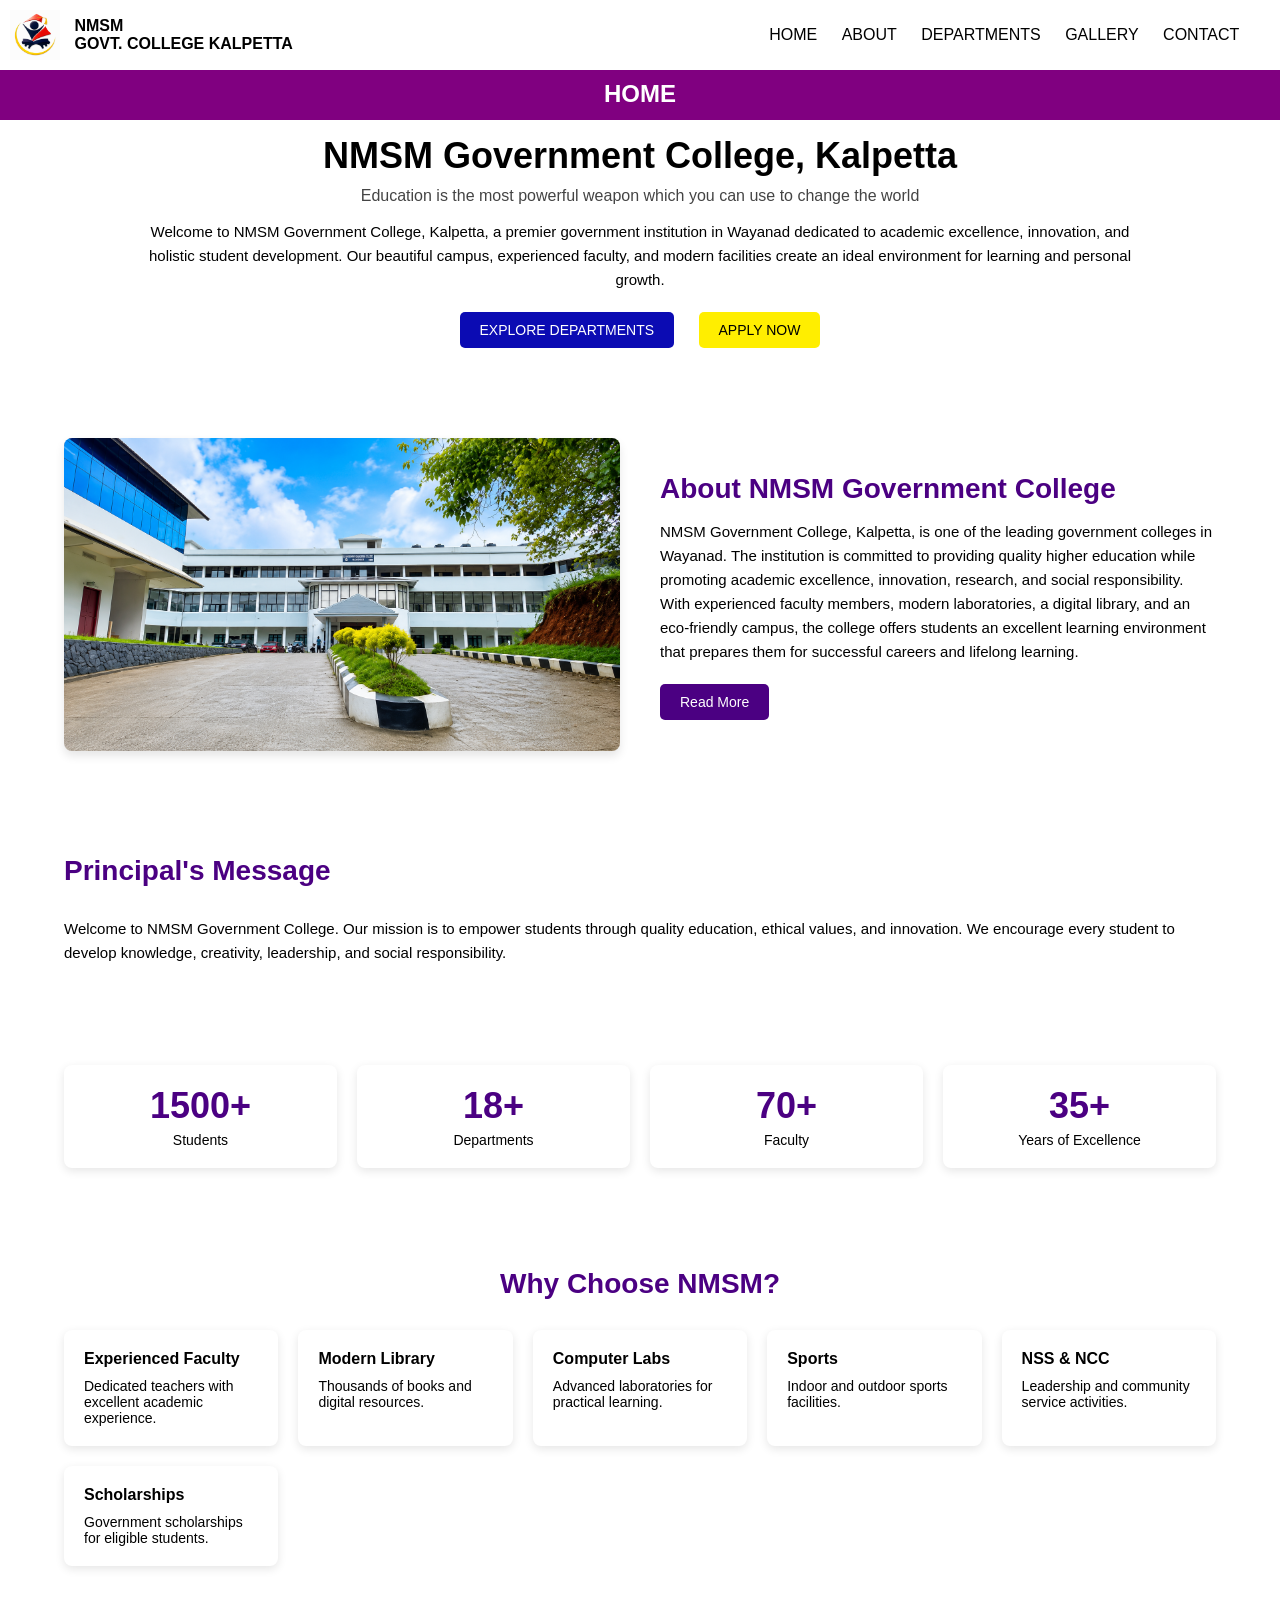
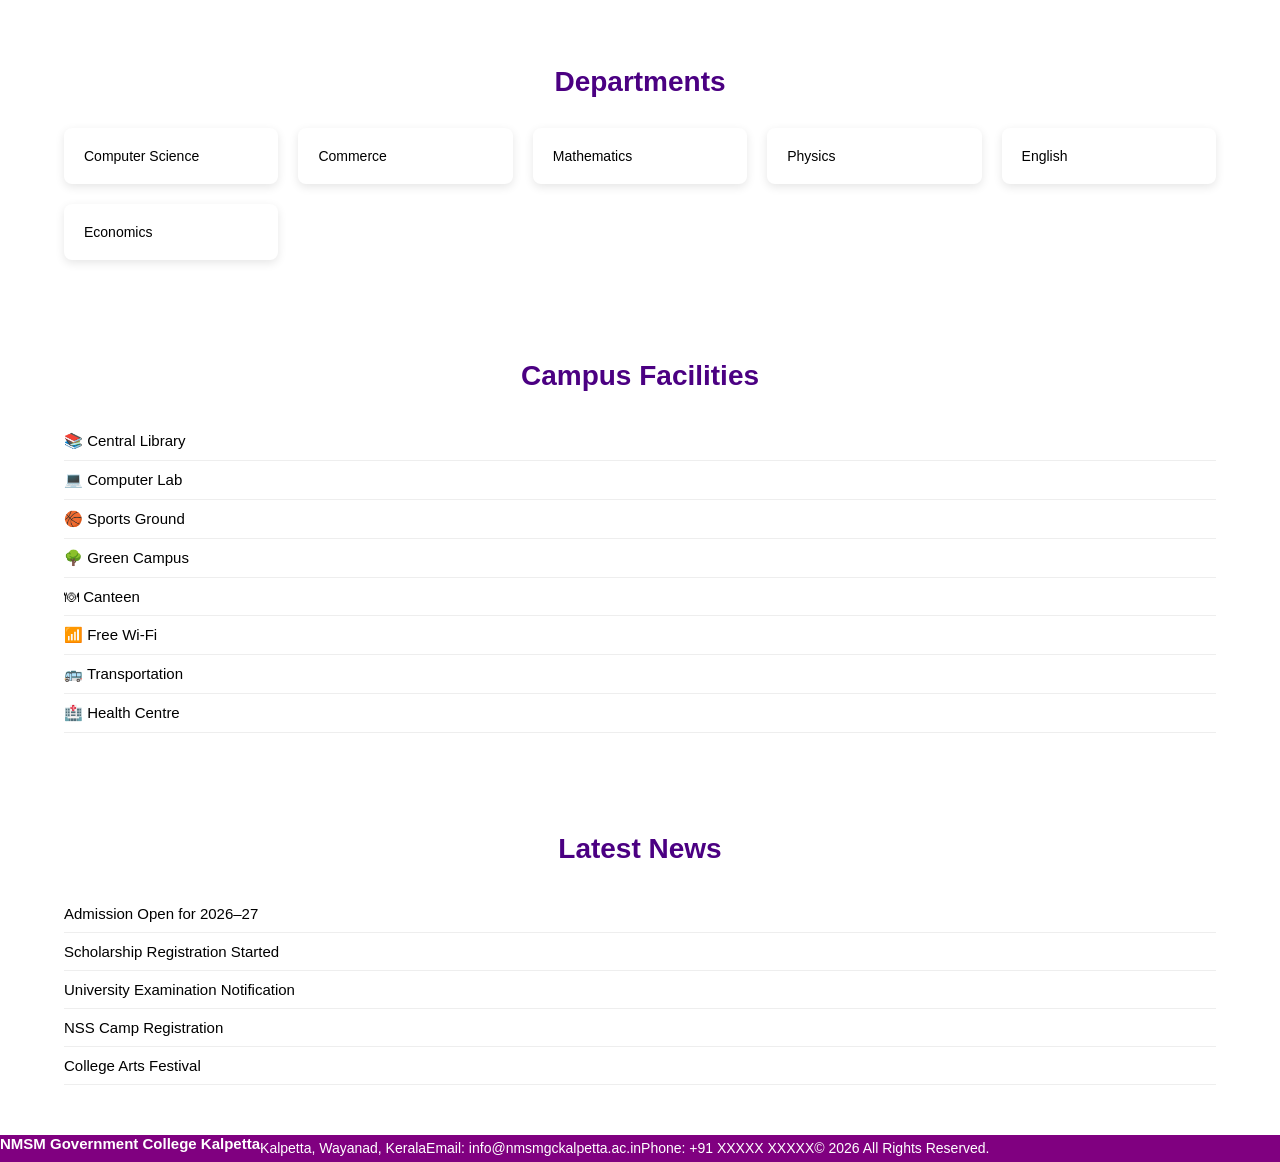
<file: index.html>
<!DOCTYPE html>
<html lang="en">

<head>
    <meta charset="utf-8">
    <meta http-equiv="X-UA-Compatible" content="IE=edge">
    <title>N.M.S.M GOVT. COLLEGE KALPETTA</title>
    <meta name="viewport" content="width=device-width, initial-scale=1">
    <link rel="stylesheet" type="text/css" media="screen" href="css/home.css">
</head>

<body>
    <!-- Top Hero Section (Navigation and Intro) -->
    <div class="hero">
        <div class="bar">
            <div class="nav">
                <nav>
                    <div class="logo-container">
                        <img src="image/logo.png" width="60" height="60" alt="NMSM Logo">
                        <p>NMSM<br>GOVT. COLLEGE KALPETTA</p>
                    </div>
                    <ul>
                        <li><a href="index.html">Home</a></li>
                        <li><a href="about.html">About</a></li>
                        <li><a href="departments.html">Departments</a></li>
                        <li><a href="gallery.html">Gallery</a></li>
                        <li><a href="contact.html">Contact</a></li>
                    </ul>
                </nav>
            </div>
        </div>

        <div class="heading-one">
            <header>
                <h1>home</h1>
            </header>
        </div>

        <div class="text">
            <div class="hero-text">
                <h1>NMSM Government College, Kalpetta</h1>
                <p>Education is the most powerful weapon which you can use to change the world</p>
            </div>
            <div class="mid">
                <p>
                    Welcome to NMSM Government College, Kalpetta, a premier government institution in Wayanad dedicated
                    to
                    academic excellence, innovation, and holistic student development. Our beautiful campus, experienced
                    faculty, and modern facilities create an ideal environment for learning and personal growth.
                </p>
            </div>
        </div>

        <div class="button-group">
            <button type="button" class="button-one" onclick="window.location.href='departments.html'">
                explore departments
            </button>
            <button type="button" class="button-two" onclick="window.location.href='admission.html'">
                apply now
            </button>
        </div>
    </div>
    <div class="section about">
        <div class="image">
            <img src="image/ChatGPT Image Jul 15, 2026, 09_56_19 PM.png" alt="About College">
        </div>
        <div class="content">
            <h2>About NMSM Government College</h2>
            <p>
                NMSM Government College, Kalpetta, is one of the leading government colleges in Wayanad. The institution
                is committed to providing quality higher education while promoting academic excellence, innovation,
                research, and social responsibility. With experienced faculty members, modern laboratories, a digital
                library, and an eco-friendly campus, the college offers students an excellent learning environment that
                prepares them for successful careers and lifelong learning.
            </p>
            <a href="about.html">Read More</a>
        </div>
    </div>
    <div class="section principal">
        <div>
            <h2>Principal's Message</h2>
            <p>
                Welcome to NMSM Government College. Our mission is to empower students through quality education,
                ethical values, and innovation. We encourage every student to develop knowledge, creativity, leadership,
                and social responsibility.
            </p>
        </div>
    </div>
    <div class="section highlight">
        <div class="box">
            <h1>1500+</h1>
            <p>Students</p>
        </div>
        <div class="box">
            <h1>18+</h1>
            <p>Departments</p>
        </div>
        <div class="box">
            <h1>70+</h1>
            <p>Faculty</p>
        </div>
        <div class="box">
            <h1>35+</h1>
            <p>Years of Excellence</p>
        </div>
    </div>
    <div class="section">
        <h2>Why Choose NMSM?</h2>
        <div class="cards">
            <div class="card">
                <h3>Experienced Faculty</h3>
                <p>Dedicated teachers with excellent academic experience.</p>
            </div>
            <div class="card">
                <h3>Modern Library</h3>
                <p>Thousands of books and digital resources.</p>
            </div>
            <div class="card">
                <h3>Computer Labs</h3>
                <p>Advanced laboratories for practical learning.</p>
            </div>
            <div class="card">
                <h3>Sports</h3>
                <p>Indoor and outdoor sports facilities.</p>
            </div>
            <div class="card">
                <h3>NSS & NCC</h3>
                <p>Leadership and community service activities.</p>
            </div>
            <div class="card">
                <h3>Scholarships</h3>
                <p>Government scholarships for eligible students.</p>
            </div>
        </div>
    </div>
    <div class="section">
        <h2>Departments</h2>
        <div class="cards">
            <div class="card">Computer Science</div>
            <div class="card">Commerce</div>
            <div class="card">Mathematics</div>
            <div class="card">Physics</div>
            <div class="card">English</div>
            <div class="card">Economics</div>
        </div>
    </div>
    <div class="section">
        <h2>Campus Facilities</h2>
        <ul>
            <li>📚 Central Library</li>
            <li>💻 Computer Lab</li>
            <li>🏀 Sports Ground</li>
            <li>🌳 Green Campus</li>
            <li>🍽 Canteen</li>
            <li>📶 Free Wi-Fi</li>
            <li>🚌 Transportation</li>
            <li>🏥 Health Centre</li>
        </ul>
    </div>
    <div class="section">
        <h2>Latest News</h2>
        <ul>
            <li>Admission Open for 2026–27</li>
            <li>Scholarship Registration Started</li>
            <li>University Examination Notification</li>
            <li>NSS Camp Registration</li>
            <li>College Arts Festival</li>
        </ul>
    </div>

    <footer>
        <h2>NMSM Government College Kalpetta</h2>
        <p>Kalpetta, Wayanad, Kerala</p>
        <p>Email: info@nmsmgckalpetta.ac.in</p>
        <p>Phone: +91 XXXXX XXXXX</p>
        <p>© 2026 All Rights Reserved.</p>
    </footer>
</body>

</html>
</file>
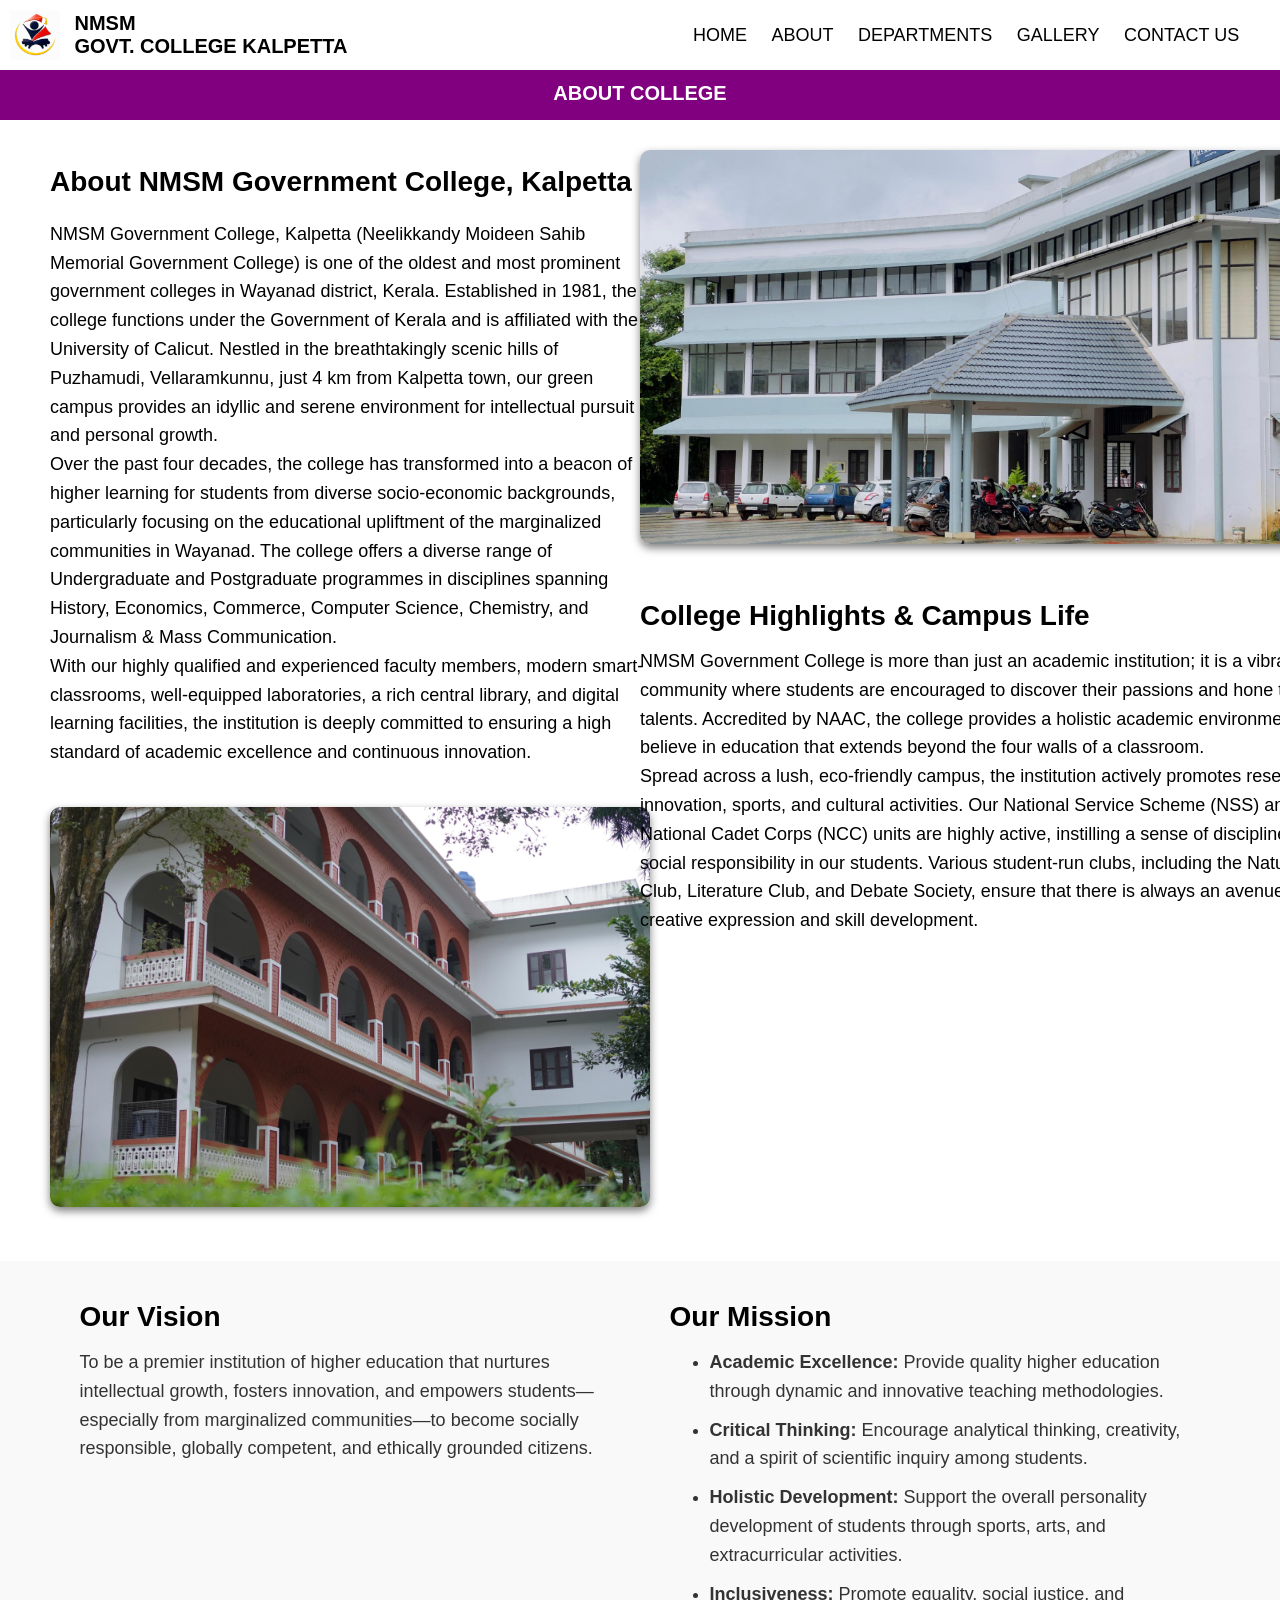
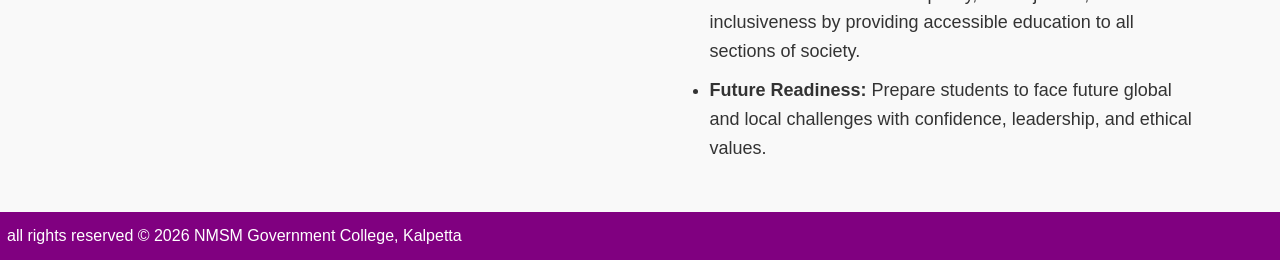
<file: about.html>
<!DOCTYPE html>
<html>

<head>
    <title>About</title>
    <meta name='viewport' content='width=device-width, initial-scale=1'>
    <link rel='stylesheet' href='css/about.css'>
</head>

<body>
    <div class="hero">
        <div class="bar">
            <div class="nav">
                <nav>
                    <div class="logo-container">
                        <img src="image/logo.png" width="50" height="50">
                        <p>NMSM<br> govt. COLLEGE KALPETTA</p>
                    </div>
                    <ul>
                        <li>
                            <a href="index.html">home</a>
                        </li>
                        <li>
                            <a href="about.html">About</a>
                        </li>
                        <li>
                            <a href="departments.html">departments</a>
                        </li>
                        <li>
                            <a href="gallery.html">Gallery</a>
                        </li>
                        <li>
                            <a href="contact.html">Contact us</a>
                        </li>
                    </ul>
                </nav>
            </div>
        </div>
        <div class="heading">
            <header>
                <h1>about college</h1>
            </header>
        </div>
        <div class="image_one">
            <img src="image/image.1.jpg">
        </div>
        <div class="about">
            <header>
                <h2>About NMSM Government College, Kalpetta</h2>
            </header>
            <p>
                NMSM Government College, Kalpetta (Neelikkandy Moideen Sahib Memorial Government College) is one of the
                oldest and most prominent government colleges in Wayanad district, Kerala. Established in 1981, the
                college functions under the Government of Kerala and is affiliated with the University of Calicut.
                Nestled in the breathtakingly scenic hills of Puzhamudi, Vellaramkunnu, just 4 km from Kalpetta town,
                our green campus provides an idyllic and serene environment for intellectual pursuit and personal
                growth.
            </p>
            <p>
                Over the past four decades, the college has transformed into a beacon of higher learning for students
                from diverse socio-economic backgrounds, particularly focusing on the educational upliftment of the
                marginalized communities in Wayanad. The college offers a diverse range of Undergraduate and
                Postgraduate
                programmes in disciplines spanning History, Economics, Commerce, Computer Science, Chemistry, and
                Journalism & Mass Communication.
            </p>
            <p>
                With our highly qualified and experienced faculty members, modern smart-classrooms, well-equipped
                laboratories, a rich central library, and digital learning facilities, the institution is deeply
                committed to ensuring a high standard of academic excellence and continuous innovation.
            </p>
        </div>
        <div class="image_two">
            <img src="image/image2.jpg" alt="Campus Life">
        </div>
        <div class="about_two">
            <h1>College Highlights & Campus Life</h1>
            <p>
                NMSM Government College is more than just an academic institution; it is a vibrant community where
                students are encouraged to discover their passions and hone their talents. Accredited by NAAC, the
                college provides a holistic academic environment. We believe in education that extends beyond the four
                walls of a classroom.
            </p>
            <p>
                Spread across a lush, eco-friendly campus, the institution actively promotes research, innovation,
                sports, and cultural activities. Our National Service Scheme (NSS) and National Cadet Corps (NCC) units
                are highly active, instilling a sense of discipline and social responsibility in our students. Various
                student-run clubs, including the Nature Club, Literature Club, and Debate Society, ensure that there
                is always an avenue for creative expression and skill development.
            </p>
        </div>

        <section class="vision-mission">
            <div class="vision">
                <h2>Our Vision</h2>
                <p>
                    To be a premier institution of higher education that nurtures intellectual growth, fosters
                    innovation,
                    and empowers students—especially from marginalized communities—to become socially responsible,
                    globally competent, and ethically grounded citizens.
                </p>
            </div>

            <div class="mission">
                <h2>Our Mission</h2>
                <ul>
                    <li><strong>Academic Excellence:</strong> Provide quality higher education through dynamic and
                        innovative teaching methodologies.</li>
                    <li><strong>Critical Thinking:</strong> Encourage analytical thinking, creativity, and a spirit of
                        scientific inquiry among students.</li>
                    <li><strong>Holistic Development:</strong> Support the overall personality development of students
                        through sports, arts, and extracurricular activities.</li>
                    <li><strong>Inclusiveness:</strong> Promote equality, social justice, and inclusiveness by providing
                        accessible education to all sections of society.</li>
                    <li><strong>Future Readiness:</strong> Prepare students to face future global and local challenges
                        with confidence, leadership, and ethical values.</li>
                </ul>
            </div>
        </section>
    </div>

    <footer>
        <p>all rights reserved © 2026 NMSM Government College, Kalpetta</p>
    </footer>
</body>

</html>
</file>
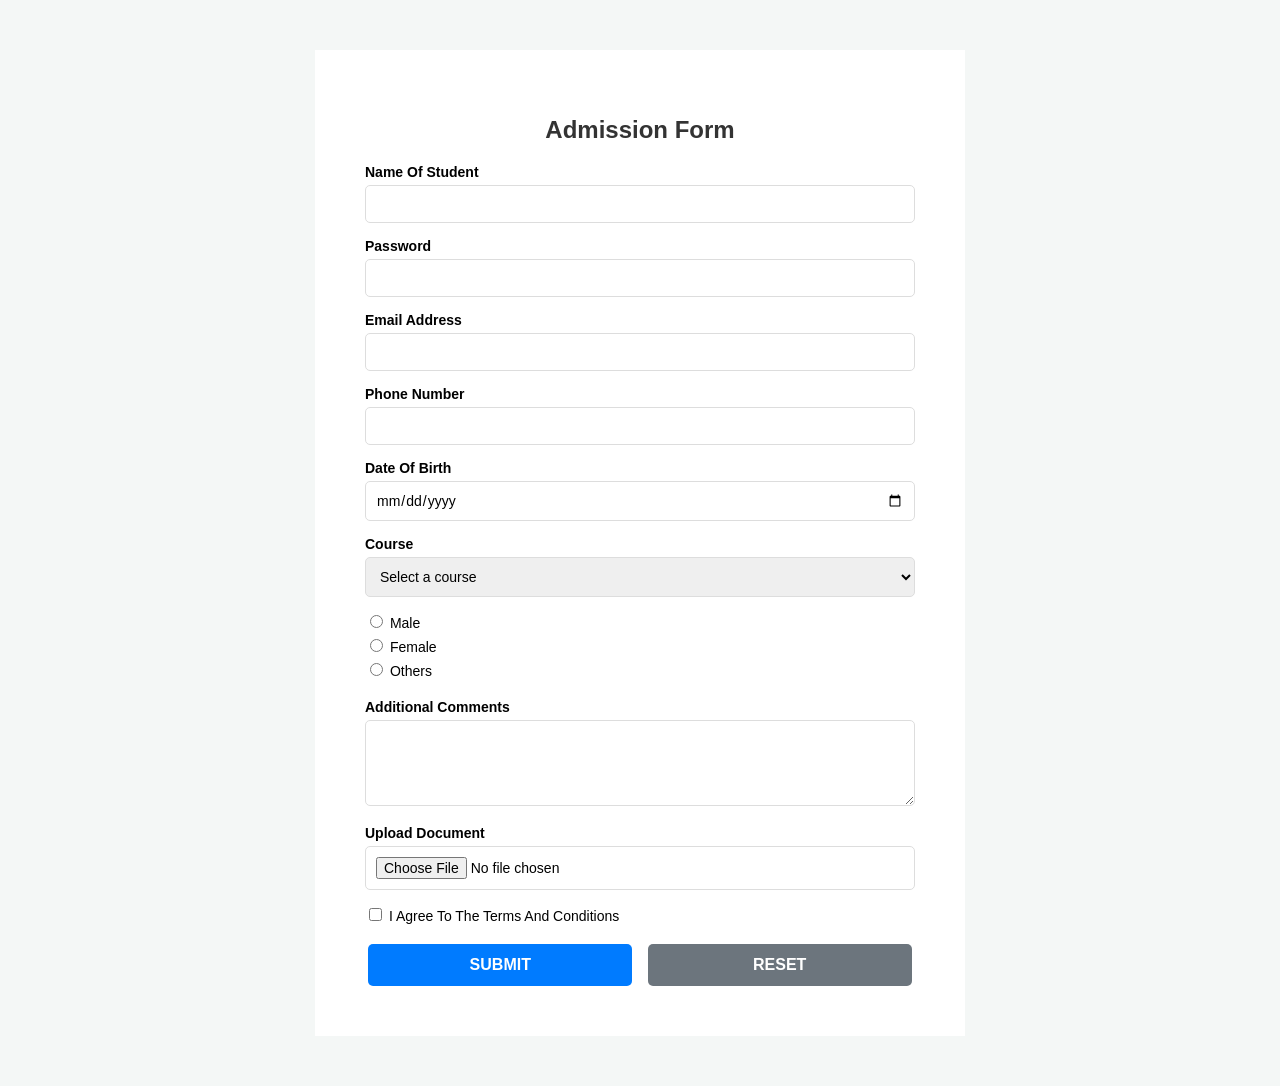
<file: admission.html>
<!DOCTYPE html>
<html>

<head>
    <title>admission form</title>
    <link rel="stylesheet" href="css/admission.css">
    <meta name="viewport" content="width=device-width,initial-scale=1.0">
</head>

<body>
    <div id="main">
        <div class="heading">
            <header>
                <h1>admission form</h1>
            </header>
        </div>
        <div class="input box">
            <label for="text">name of student</label>
            <input type="text" name="student name" id="text">
        </div>
        <div class="password">
            <label for="password">password</label>
            <input type="password" name="password" id="password">
        </div>
        <div class="email">
            <label for="mail">email address</label>
            <input type="email" name="email" id=" email">
        </div>
        <div class="number_box">
            <label for="number">phone number</label>
            <input type="number" name="number" id="number">
        </div>
        <div class="date">
            <label for="date">date of birth</label>
            <input type="date" id="date">
        </div>
        <div class="course">
            <label for="course">course</label>
            <select name="course" id="course">
                <option value="">Select a course</option>
                <option value="science">Science</option>
                <option value="commerce">Commerce</option>
                <option value="arts">Arts</option>
            </select>
        </div>
        <div class="cheak">
            <label>
                <input type="radio" name="gender" value="male" required>
                Male
            </label>
            <br>
            <label>
                <input type="radio" name="gender" value="female">
                Female
            </label>
            <br>
            <label>
                <input type="radio" name="gender" id="others">
                Others
            </label>
        </div>
        <div class="textarea">
            <label for="comments">additional comments</label>
            <textarea id="comments" name="comments" rows="4">
            </textarea>
        </div>
        <div class="file-upload">
            <label for="file">upload document</label>
            <input type="file" id="file" name="file">
        </div>
        <div class="checkbox">
            <label>
                <input type="checkbox" name="terms" id="terms" required>
                I agree to the terms and conditions
            </label>
        </div>
        <div class="button-group">
            <button type="submit" class="submit-btn"><a href="../html/home.html">Submit</a></button>
            <button type="reset" class="reset-btn">Reset</button>
        </div>
    </div>
</body>

</html>
</file>
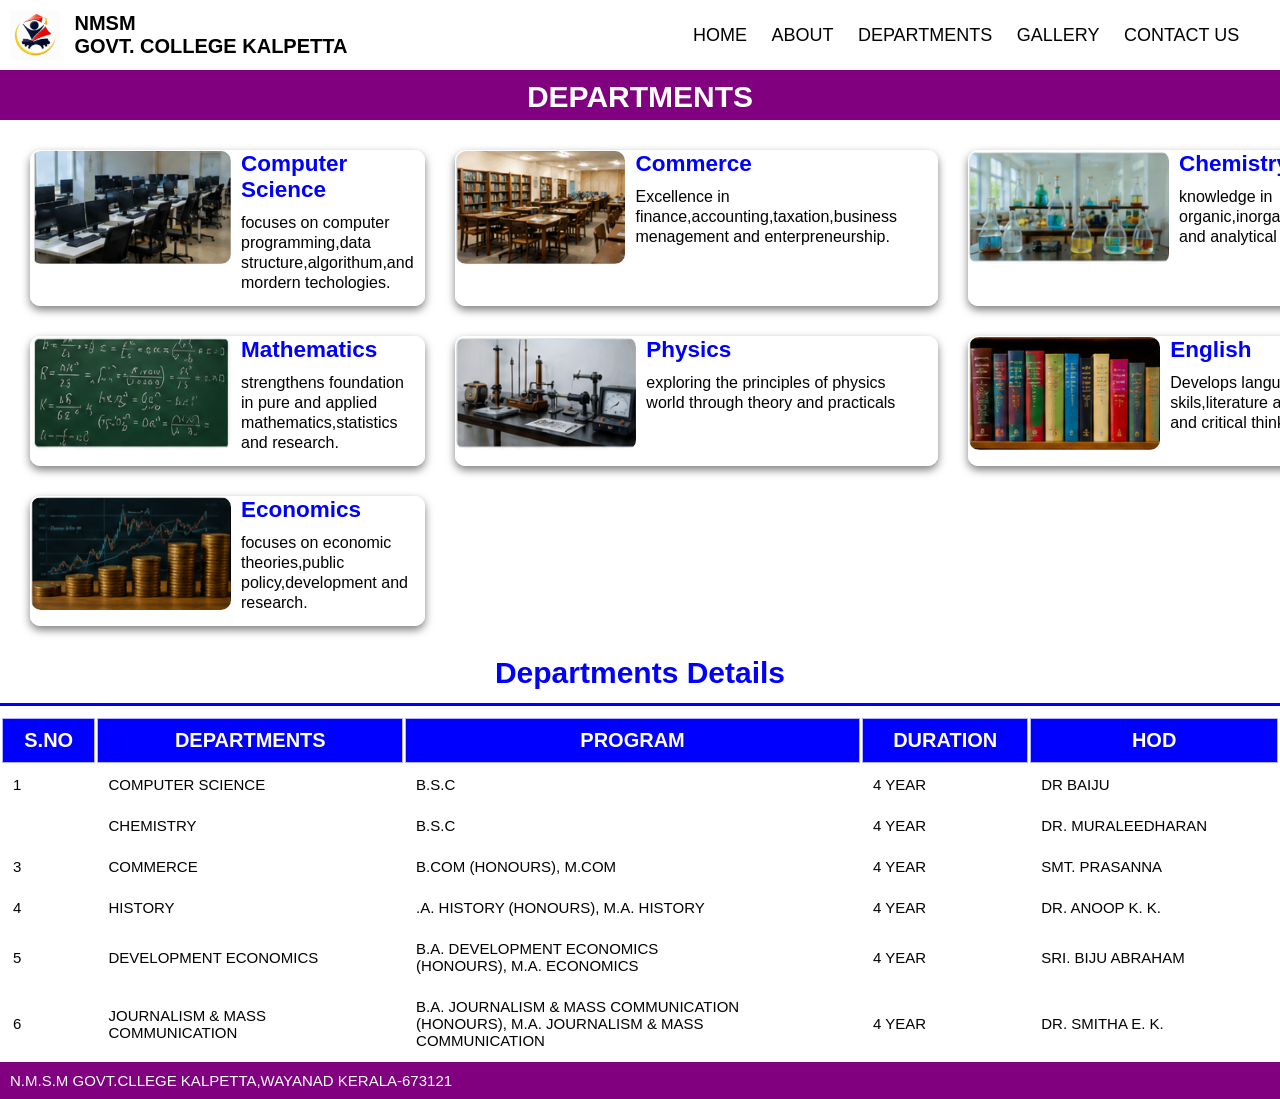
<file: departments.html>
<!DOCTYPE html>
<html>

<head>
    <meta charset='utf-8'>
    <meta http-equiv='X-UA-Compatible' content='IE=edge'>
    <title>departments</title>
    <meta name='viewport' content='width=device-width, initial-scale=1'>
    <link rel='stylesheet' href='css/departments.css'>
</head>

<body>
    <div class="hero">
        <div class="bar">
            <div class="nav">
                <nav>
                    <div class="logo-container">
                        <img src="image/logo.png" width="50" height="50">
                        <p>NMSM <br>GOVT. COLLEGE KALPETTA</p>
                    </div>
                    <ul>
                        <li>
                            <a href="index.html">home</a>
                        </li>
                        <li>
                            <a href="about.html">About</a>
                        </li>
                        <li>
                            <a href="departments.html">departments</a>
                        </li>
                        <li>
                            <a href="gallery.html">Gallery</a>
                        </li>
                        <li>
                            <a href="contact.html">Contact us</a>
                        </li>
                    </ul>
                </nav>
            </div>
        </div>
        <div class="hearding">
            <header>
                <h1>departments</h1>
            </header>
        </div>
        <div class="main">
            <div class="computer">
                <img src="image/computer_science.png">
                <div class="content">
                    <header>
                        <h2>computer science</h2>
                    </header>
                    <p>focuses on computer programming,data structure,algorithum,and mordern techologies.</p>
                </div>
            </div>
            <div class="commerce">
                <img src="image/commerce.png">
                <div class="content">
                    <header>
                        <h2>commerce</h2>
                    </header>
                    <p>Excellence in finance,accounting,taxation,business menagement and enterpreneurship.</p>
                </div>
            </div>
            <div class="chemistry">
                <img src="image/chemistry.png">
                <div class="content">
                    <header>
                        <h2>chemistry</h2>
                    </header>
                    <p>knowledge in organic,inorganic,physical and analytical chemistry</p>
                </div>
            </div>
            <div class="maths">
                <img src="image/mathematics.png">
                <div class="content">
                    <header>
                        <h2> mathematics</h2>
                    </header>
                    <p>strengthens foundation in pure and applied mathematics,statistics and research.</p>
                </div>
            </div>
            <div class="physics">
                <img src="image/physics.png">
                <div class="content">
                    <header>
                        <h2> physics</h2>
                    </header>
                    <p>exploring the principles of physics world through theory and practicals </p>
                </div>
            </div>
            <div class="english">
                <img src="image/english.png">
                <div class="content">
                    <header>
                        <h2>english</h2>
                    </header>
                    <p>Develops language skils,literature appreciation and critical thinking. </p>
                </div>
            </div>

            <div class="economics">
                <img src="image/economics.png">
                <div class="content">
                    <header>
                        <h2>economics</h2>
                    </header>
                    <p>focuses on economic theories,public policy,development and research.</p>
                </div>
            </div>
        </div>
        <div class="heading_table">
            <header>
                <h1>departments details</h1>
            </header>
        </div>
        <div class="department_table">
            <section>
                <table>
                    <thead>
                        <tr>
                            <th>s.no</th>
                            <th>departments</th>
                            <th>program</th>
                            <th>duration</th>
                            <th>hod</th>
                        </tr>
                    </thead>
                    <tbody>
                        <tr>
                            <td>1</td>
                            <td>computer science</td>
                            <td>b.s.c</td>
                            <td>4 year</td>
                            <td> Dr baiju</td>
                        </tr>
                        <tr>
                            <td></td>
                            <td>chemistry</td>
                            <td>b.s.c</td>
                            <td>4 year</td>
                            <td>Dr. Muraleedharan</td>
                        </tr>
                        <tr>
                            <td>3</td>
                            <td>Commerce</td>
                            <td>B.Com (Honours), M.Com</td>
                            <td>4 year</td>
                            <td>Smt. Prasanna</td>
                        </tr>
                        <tr>
                            <td>4</td>
                            <td>History</td>
                            <td>.A. History (Honours), M.A. History</td>
                            <td>4 year</td>
                            <td>Dr. Anoop K. K.</td>
                        </tr>
                        <tr>
                            <td>5</td>
                            <td>Development Economics</td>
                            <td>B.A. Development Economics <br>(Honours), M.A. Economics</td>
                            <td>4 year</td>
                            <td>Sri. Biju Abraham</td>
                        </tr>
                        <tr>
                            <td>6</td>
                            <td>journalism & Mass <br> Communication</td>
                            <td>B.A. Journalism & Mass Communication <br>
                                (Honours), M.A. Journalism & Mass <br>
                                Communication</td>
                            <td>4 year</td>
                            <td>Dr. Smitha E. K.</td>
                        </tr>
                    </tbody>
                </table>
            </section>
        </div>
        <footer>
            <div class="add">
                <p>N.M.S.M GOVT.CLLEGE KALPETTA,WAYANAD KERALA-673121</p>
            </div>
        </footer>
    </div>
</body>

</html>
</file>
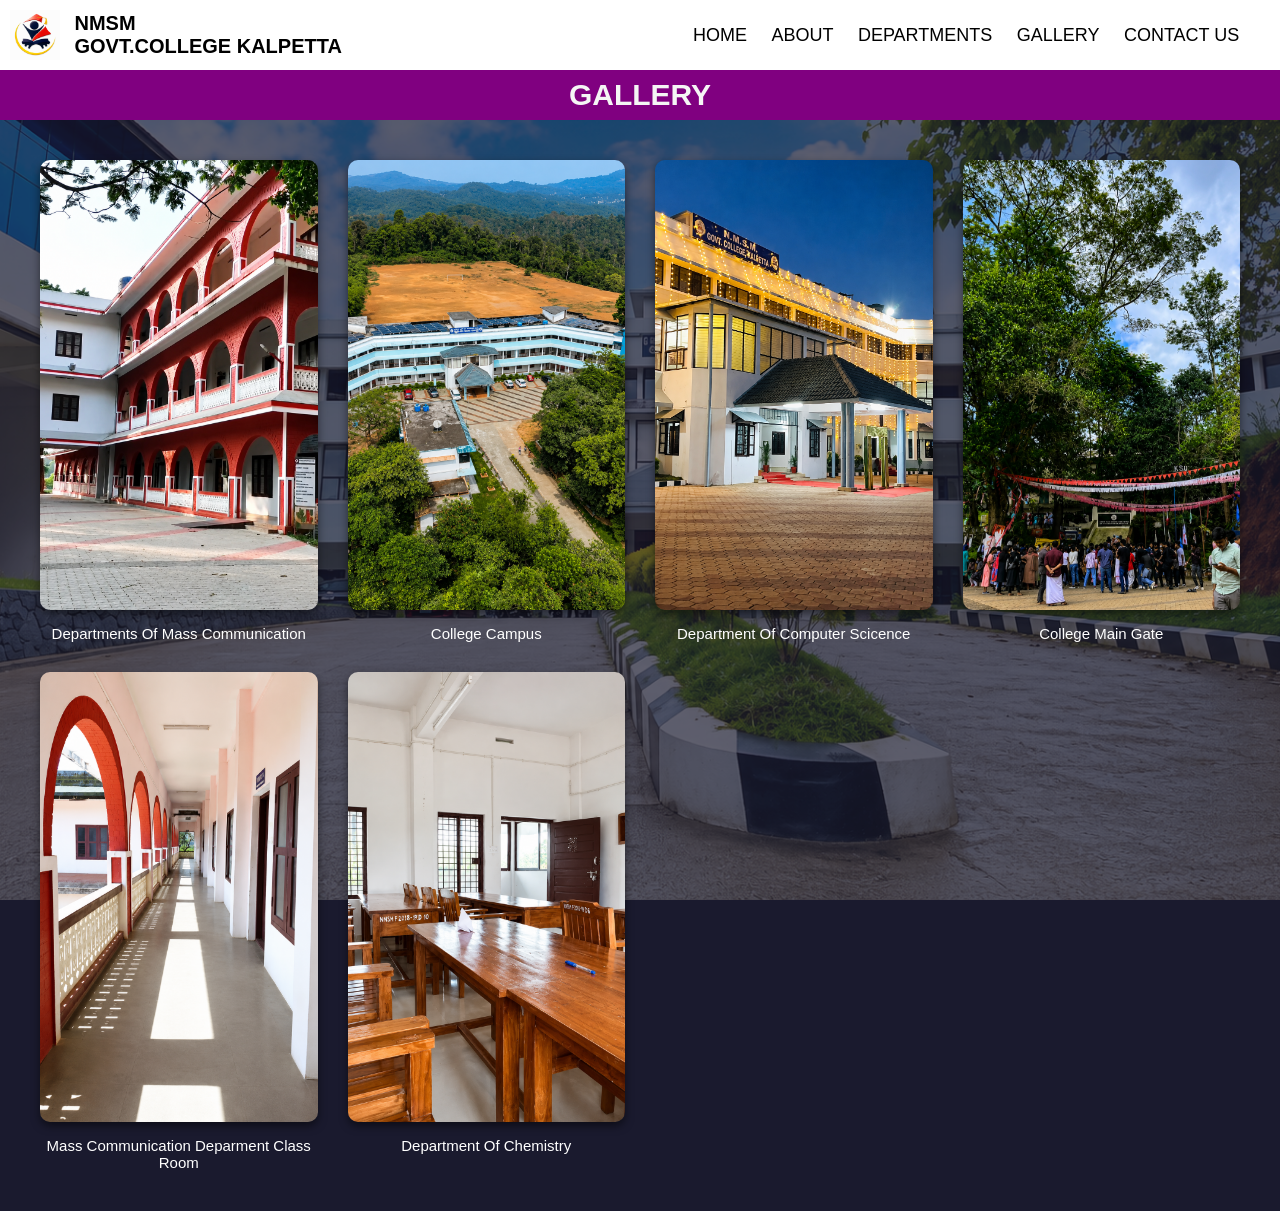
<file: gallery.html>
<!DOCTYPE html>
<html>

<head>
    <meta charset='utf-8'>
    <meta http-equiv='X-UA-Compatible' content='IE=edge'>
    <title>gallery</title>
    <link rel='stylesheet' type='text/css' media='screen' href='css/gallery.css'>
</head>

<body>

    <body>
        <div class="hero">
            <div class="bar">
                <div class="nav">
                    <nav>
                        <div class="logo-container">
                            <img src="image/logo.png" width="50" height="50">
                            <p>NMSM<br>GOVT.COLLEGE KALPETTA</p>
                        </div>
                        <ol>
                            <li>
                                <a href="index.html">home</a>
                            </li>
                            <li>
                                <a href="about.html">about</a>
                            </li>
                            <li>
                                <a href="departments.html">departments</a>
                            </li>
                            <li>
                                <a href="gallery.html">gallery</a>
                            </li>
                            <li>
                                <a href="contact.html">Contact us</a>
                            </li>
                        </ol>
                    </nav>
                </div>
            </div>
            <div class="hearding">
                <header>
                    <h1>gallery</h1>
                </header>
            </div>
            <div class="gallery-container">
                <div class="gallery-pic">
                    <img src="image/ChatGPT Image Jul 18, 2026, 11_14_21 PM.png">
                    <p>departments of mass Communication</p>
                </div>
                <div class="gallery-pic">
                    <img src="image/ChatGPT Image Jul 18, 2026, 11_29_35 PM.png">
                    <p>college campus</p>
                </div>
                <div class="gallery-pic">
                    <img src="image/ChatGPT Image Jul 19, 2026, 12_07_33 AM.png">
                    <p>department of Computer scicence</p>
                </div>
                <div class="gallery-pic">
                    <img src="image/ChatGPT Image Jul 19, 2026, 12_21_02 AM.png">
                    <p>college main gate</p>
                </div>
                <div class="gallery-pic">
                    <img src="image/ChatGPT Image Jul 19, 2026, 12_35_04 AM.png">
                    <p>mass communication deparment class room</p>
                </div>
                <div class="gallery-pic">
                    <img src="image/ChatGPT Image Jul 19, 2026, 12_36_20 AM.png">
                    <p>department of Chemistry</p>
                </div>
            </div>
    </body>

</html>
</file>
<file: css/home.css>
* {
    margin: 0px;
    padding: 0px;
    box-sizing: border-box;
    text-decoration: none;
    list-style: none;
    font-family: sans-serif;
}

body {
    background-color: #ffffff;
}

.hero {
    position: relative;
    width: 100%;
    z-index: 0;
    padding-bottom: 40px;
}

.bar {
    display: inline-block;
    width: 100%;
    padding: 0px;
}

.nav {
    display: inline-block;
    width: 100%;
    vertical-align: middle;
}

nav {
    display: inline-block;
    width: 100%;
    padding: 10px;
    margin: auto;
    background-color: white;
}

.logo-container {
    display: inline-block;
    width: 30%;
    vertical-align: middle;
}

.logo-container img {
    vertical-align: middle;
    margin-right: 10px;
    width: 50px;
    height: 50px;
}

.logo-container p {
    display: inline-block;
    vertical-align: middle;
    font-size: 16px;
    font-weight: bold;
    color: black;
    text-transform: uppercase;
    margin: 0;
}

nav ul {
    display: inline-block;
    width: 68%;
    text-align: right;
    vertical-align: middle;
    transition: .3s;
}

nav ul li {
    display: inline-block;
    margin: 0 10px;
}

nav ul li a {
    font-size: 16px;
    color: #000000;
    text-transform: uppercase;
    cursor: pointer;
    text-decoration: none;
    position: relative;
}

nav ul li a:hover {
    border-bottom: 2px solid rgb(0, 38, 255);
    padding-bottom: 5px;
    color: rgb(64, 90, 238);
    text-transform: normal;
    transform: translateY(-5px);
    transition: .3s;
}

nav ul li:hover {
    transform: translateY(-5px);
    transition: .3s;
}


.heading-one {
    text-align: center;
}

.heading-one header {
    display: inline-block;
    background-color: purple;
    color: rgb(255, 255, 255);
    width: 100%;
    height: 50px;
    padding: 10px;

}

.heading-one header h1 {
    font-size: 24px;
    color: white;
    margin: 0;
    text-shadow: none;
    text-transform: uppercase;
}

.hero-text {
    font-family: Verdana, Geneva, Tahoma, sans-serif;
    color: #000000;
    text-align: center;
    margin-top: 15px;
}

.hero-text h1 {
    font-size: 36px;
    color: #000000;
    text-shadow: none;
}

.hero-text p {
    font-size: 16px;
    margin-top: 10px;
    color: #444;
}

.mid {
    color: rgb(0, 0, 0);
    width: 80%;
    margin: 15px auto;
    text-align: center;
    font-family: Verdana, Geneva, Tahoma, sans-serif;
    line-height: 24px;
    font-size: 15px;
}

.button-group {
    text-align: center;
    margin-top: 20px;
}

.button-one {
    border: none;
    padding: 10px 20px;
    background-color: rgb(11, 11, 179);
    color: #ffffff;
    font-size: 14px;
    cursor: pointer;
    border-radius: 5px;
    margin: 0 10px;
    text-transform: uppercase;
    transition: .3s;
}

.button-two {
    border: none;
    padding: 10px 20px;
    background-color: rgb(255, 238, 0);
    color: #000000;
    font-size: 14px;
    cursor: pointer;
    border-radius: 5px;
    margin: 0 10px;
    text-transform: uppercase;
    transition: .3s;
}

.button-one:hover {
    background-color: #5605dfcc;
    transform: translateY(-5px);
}

.button-two:hover {
    background-color: #bdb622;
    transform: translateY(-5px);
}

@media (max-width: 768px) {
    nav {
        flex-direction: column;
        padding: 10px;
    }

    nav ul {
        flex-wrap: wrap;
        justify-content: center;
        margin-top: 10px;
    }

    nav ul li {
        margin: 5px 10px;
    }

    .mid {
        width: 95%;
    }

    .button-one,
    .button-two {
        width: 80%;
        margin-top: 10px;
        display: block;
        margin-left: auto;
        margin-right: auto;
    }

    .button-group {
        display: flex;
        flex-direction: column;
        align-items: center;
        width: 100%;
    }
}

.text {
    margin-top: 10px;
}



.section {
    padding: 50px 5%;
}

h2 {
    text-align: center;
    color: #4B0082;
    font-size: 28px;
    margin-bottom: 30px;
}

.cards {
    display: grid;
    grid-template-columns: repeat(auto-fit, minmax(200px, 1fr));
    gap: 20px;
}

.card {
    background: white;
    padding: 20px;
    border-radius: 8px;
    box-shadow: 0 3px 10px rgba(0, 0, 0, .1);
    transition: .3s;
    font-size: 14px;
}

.card:hover {
    transform: translateY(-5px);
}

.card h3 {
    margin-bottom: 10px;
    font-size: 16px;
}



.about {
    display: flex;
    align-items: center;
    gap: 40px;
    flex-wrap: wrap;
}

.about .image {
    flex: 1;
    min-width: 300px;

}

.about .image img {
    width: 100%;
    border-radius: 8px;
    box-shadow: 0 5px 10px rgba(0, 0, 0, .1);

}

.about .content {
    flex: 1;
    min-width: 300px;
}

.about .content h2 {
    text-align: left;
    margin-bottom: 15px;
}

.about .content p {
    font-size: 15px;
    line-height: 1.6;
    margin-bottom: 20px;
}

.about .content a {
    display: inline-block;
    padding: 10px 20px;
    background: #4B0082;
    color: white;
    border-radius: 5px;
    text-decoration: none;
    font-size: 14px;
}

.principal {
    display: flex;
    align-items: center;
    gap: 40px;
    flex-wrap: wrap;
}


.principal div {
    flex: 1;
    min-width: 300px;
}

.principal div h2 {
    text-align: left;
}

.principal div p {
    font-size: 15px;
    line-height: 1.6;
}



.highlight {
    display: flex;
    justify-content: space-between;
    flex-wrap: wrap;
    gap: 20px;
}

.highlight .box {
    background: white;
    padding: 20px;
    border-radius: 8px;
    text-align: center;
    box-shadow: 0 3px 10px rgba(0, 0, 0, .1);
    transition: .3s;
    flex: 1;
    min-width: 150px;
}

.highlight .box:hover {
    transform: translateY(-5px);
}

.highlight .box h1 {
    color: #4B0082;
    font-size: 36px;
    margin-bottom: 5px;
    text-shadow: none;
}

.highlight .box p {
    font-size: 14px;
}

.section ul {
    list-style: none;
    padding: 0;
}

.section ul li {
    padding: 10px 0;
    border-bottom: 1px solid #eee;
    font-size: 15px;
}

footer {
    background-color: purple;
    color: white;
    text-align: left;
    display: flex;
}

footer h2 {
    color: white;
    margin-bottom: 10px;
    font-size: 15px;
}

footer p {
    margin: 5px 0;
    font-size: 14px;
}
</file>
<file: css/about.css>
* {
    margin: 0px;
    padding: 0px;
    box-sizing: border-box;
    font-family: sans-serif;

}

body {
    background-color: #ffffff;

}

.hero {
    position: relative;
    min-height: 100vh;
    width: 100%;
    z-index: 0;
}

.bar {
    display: inline-block;
    width: 100%;
    padding: 0px;
}

.nav {
    display: inline-block;
    width: 100%;
    vertical-align: middle;
}

nav {
    display: inline-block;
    width: 100%;
    padding: 10px;
    margin: auto;
    background-color: white;
}

.logo-container {
    display: inline-block;
    width: 30%;
    vertical-align: middle;
}

.logo-container img {
    vertical-align: middle;
    margin-right: 10px;
}

.logo-container p {
    display: inline-block;
    vertical-align: middle;
    font-size: 20px;
    font-weight: bold;
    color: #ffffff;
    text-transform: uppercase;
    margin: 0;
    color: black;
}

nav ul {
    display: inline-block;
    width: 68%;
    text-align: right;
    vertical-align: middle;
}

nav ul li {
    display: inline-block;
    margin: 0 10px;
}

nav ul li a {
    font-size: 18px;
    color: #000000;
    text-transform: uppercase;
    cursor: pointer;
    text-decoration: none;
    position: relative;
    list-style: none;


}

nav ul li a:hover {
    border-bottom: 2px solid rgb(0, 38, 255);
    padding-bottom: 5px;
    transition: all 0.5s ease;
    color: rgb(64, 90, 238);
    text-transform: normal;

}

nav ul li:hover {
    transform: translateY(-5px);
    transition: .3s;
}

.heading header h1 {
    color: #ffffffff;
    background-color: purple;
    height: 50px;
    width: 100%;
    text-align: center;
    font-size: 20px;
    padding: 12px;
    margin: 0px;
    text-transform: uppercase;
}

.image_one {
    text-align: center;
    margin-top: 20px;
}

.image_one img {
    width: 700px;
    height: auto;
    border-radius: 10px;
    box-shadow: 0 4px 8px rgba(0, 0, 0, 0.5);
    position: absolute;
    top: 150px;
}

.about {
    color: rgb(0, 0, 0);
    text-align: left;
    padding: 20px 50px;
    font-size: 18px;
    line-height: 1.6;
    width: 700px;
}

.about h2 {
    font-size: 28px;
    margin-bottom: 15px;
    color: #000000;
}

.image_two {
    text-align: left;
    margin-top: 20px;
}

.image_two img {
    width: 600px;
    height: auto;
    border-radius: 10px;
    box-shadow: 0 4px 8px rgba(0, 0, 0, 0.5);
    position: relative;
    top: px;
    left: 50px;
}

.about_two {
    width: 700px;
    height: auto;
    position: absolute;
    left: 50%;
    top: 600px;
}

.about_two h1 {
    margin-bottom: 15px;
    font-size: 28px;
}

.about_two p {
    font-size: 18px;
    line-height: 1.6;
}

.vision-mission {
    display: flex;
    justify-content: space-around;
    padding: 40px 50px;
    background-color: #f9f9f9;
    margin-top: 50px;
    clear: both;
}

.vision,
.mission {
    width: 45%;
}

.vision h2,
.mission h2 {
    font-size: 28px;
    margin-bottom: 15px;
    color: #000000;
}

.vision p {
    font-size: 18px;
    line-height: 1.6;
    color: #333;
}

.mission ul li {
    margin-left: 40px;
    color: #333;
    list-style-type: disc;
    margin-bottom: 10px;
    font-size: 18px;
    line-height: 1.6;
}

footer {
    margin: 0;
    padding: 15px 7px;
    background-color: purple;
    width: 100%;
    color: #ffffff;
    text-align: left;
}
</file>
<file: css/admission.css>
* {
    box-sizing: border-box;
    list-style: none;
}

body {
    font-family: 'Segoe UI', Tahoma, Geneva, Verdana, sans-serif;
    background-color: #f4f7f6;
    margin: 0;
    padding: 50px 20px;
}

#main {
    background-color: #ffffff;
    padding: 30px;
    width: 100%;
    max-width: 400px;
    margin: 0 auto;
    text-align: left;
}

.heading h1 {
    font-size: 24px;
    color: #333;
    text-align: center;
    margin-bottom: 20px;
    text-transform: capitalize;
}

div[class^="input"],
.password,
.email,
.number_box,
.date,
.course,
.textarea,
.file-upload {
    margin-bottom: 15px;
}

label {
    display: block;
    margin-bottom: 5px;
    color: #000000;
    font-size: 14px;
    text-transform: capitalize;
    font-weight: bold;
}

input[type="text"],
input[type="password"],
input[type="email"],
input[type="number"],
input[type="date"],
input[type="file"],
select,
textarea {
    width: 100%;
    padding: 10px;
    border: 1px solid #ddd;
    border-radius: 5px;
    box-sizing: border-box;
    font-size: 14px;
    font-family: inherit;
    transition: border-color 0.3s;
}

textarea {
    resize: vertical;
}

input:focus,
select:focus,
textarea:focus {
    border-color: #007bff;
    outline: none;
}

.cheak,
.checkbox {
    margin-bottom: 15px;
    font-size: 14px;
    color: #555;
    list-style: none;
}

.cheak label,
.checkbox label {
    display: inline-block;
    margin-bottom: 5px;
    font-weight: normal;
}

.button-group {
    display: block;
    margin-top: 10px;
    text-align: center;
}

.submit-btn,
.reset-btn {
    display: inline-block;
    width: 48%;
    padding: 12px;
    color: white;
    border: none;
    border-radius: 5px;
    font-size: 16px;
    cursor: pointer;
    transition: background-color 0.3s;
    text-transform: uppercase;
    font-weight: bold;
    vertical-align: middle;
}

.button-group a {
    text-decoration: none;
    color: #ffffff;
}

.submit-btn {
    background-color: #007bff;
    margin-right: 2%;
}

.submit-btn:hover {
    background-color: #0056b3;
}

.reset-btn {
    background-color: #6c757d;
}

.reset-btn:hover {
    background-color: #5a6268;
}

@media (max-width: 480px) {
    body {
        padding: 10px;
    }

    #main {
        padding: 20px;
    }

    .heading h1 {
        font-size: 20px;
    }
}

@media (min-width: 768px) {
    #main {
        max-width: 550px;
        padding: 40px;
    }
}

@media (min-width: 1024px) {
    #main {
        max-width: 650px;
        padding: 50px;
    }
}
</file>
<file: css/departments.css>
* {
    margin: 0px;
    padding: 0px;
    box-sizing: border-box;
    text-decoration: none;
    list-style: none;
    font-family: sans-serif;

}

body {
    background-color: #1a1a2e;
    position: relative;
    z-index: 0;
}

body {
    background-color: white;
}

.bar {
    display: inline-block;
    width: 100%;
    padding: 0px;
}

.nav {
    display: inline-block;
    width: 100%;
    vertical-align: middle;
}

nav {
    display: inline-block;
    width: 100%;
    padding: 10px;
    margin: auto;
    background-color: #ffff;
}

.logo-container {
    display: inline-block;
    width: 30%;
    vertical-align: middle;
}

.logo-container img {
    vertical-align: middle;
    margin-right: 10px;
}

.logo-container p {
    display: inline-block;
    vertical-align: middle;
    font-size: 20px;
    font-weight: bold;
    color: #000000;
    text-transform: uppercase;
    margin: 0;
}

nav ul {
    display: inline-block;
    width: 68%;
    text-align: right;
    vertical-align: middle;
}

nav ul li {
    display: inline-block;
    margin: 0 10px;
}

nav ul li a {
    font-size: 18px;
    color: #000000;
    text-transform: uppercase;
    cursor: pointer;
    text-decoration: none;

}

nav ul li a:hover {
    border-bottom: 2px solid rgb(0, 38, 255);
    padding-bottom: 5px;
    transition: all 0.5s ease;
    color: rgb(64, 90, 238);
    text-transform: normal;

}

nav ul li:hover {
    transform: translateY(-5px);
    transition: .3s;
}

.admission {

    position: absolute;
}

.hearding header {
    background-color: purple;
    height: 50px;
    width: 100%;
    text-align: center;
    padding: 10px;
    color: #ffffff;
    text-transform: uppercase;
    font-size: 15px;
}

.department_table section {
    width: 100%;
    background-color: #ffff;
    box-sizing: border-box;
}

.department_table table {
    width: 100%;
    border-radius: 5px;
    background-color: #ffff;
}

.department_table table thead tr th {
    background-color: blue;
    text-align: center;
    padding: 10px;
    color: #ffffff;
    font-size: 20px;
    text-transform: uppercase;
}

.department_table table thead tr th,
td {
    border: 1px solid rgba(255, 255, 255, 0.703);
    padding: 10px;
    text-align: center;
    vertical-align: middle;
    font-size: 20px;
}

.department_table table tbody tr td {
    color: rgb(0, 0, 0);
    text-align: left;
    text-transform: uppercase;
    font-size: 15px;
}

.heading_table {
    color: blue;
    width: 100%;
    height: 50px;
    text-align: center;
    margin-bottom: 10px;
    border-bottom: 3px solid blue;
    text-transform: capitalize;
    font-size: 15px;
}

.main {
    display: grid;
    grid-template-columns: repeat(3, 1fr);
    gap: 30px;
    padding: 30px;
}

.main .computer,
.commerce,
.chemistry,
.meconomicsaths,
.physics,
.english,
.maths,
.economics {
    border: 1px solid white;
    border-radius: 10px;
    box-shadow: 0 4px 8px rgba(0, 0, 0, 0.5);
    display: flex;
    transition: .3s;

}

.main .computer:hover,
.commerce:hover,
.chemistry:hover,
.meconomicsaths:hover,
.physics:hover,
.english:hover,
.maths:hover,
.economics:hover {
    transform: translateY(-5px);
    cursor: pointer;
}

.main .computer img,
.commerce img,
.chemistry img,
.maths img,
.physics img,
.english img,
.economics img {
    width: 200px;
    height: 113px;
    border-radius: 10px;
    margin: 0;
    padding: 0;
}

.main .computer header,
.commerce header,
.chemistry header,
.maths header,
.physics header,
.english header,
.economics header {
    color: blue;
    font-size: 15px;
    text-transform: capitalize;
    text-align: left;
    margin-bottom: 10px;
    margin-left: 10px;
}

.main p {
    margin: 10px 10px 12px 10px;
    line-height: 20px;

}

.add {
    width: 100%;
    background-color: purple;
    text-transform: uppercase;
    color: white;
    font-size: 15px;
    padding: 10px;
    text-align: left;
}
</file>
<file: css/gallery.css>
* {
    margin: 0px;
    padding: 0px;
    box-sizing: border-box;
    text-decoration: none;
    list-style: none;
    font-family: sans-serif;

}

body {
    background-color: #1a1a2e;
    position: relative;
    z-index: 0;
}

body::before {
    content: "";
    background-image: url("../image/ChatGPT\ Image\ Jul\ 15\,\ 2026\,\ 09_56_19\ PM.png");
    background-size: cover;
    background-position: center;
    position: fixed;
    top: 0;
    left: 0;
    width: 100%;
    height: 100%;
    opacity: 0.3;
    z-index: -1;

}

.hero {
    position: relative;
    height: 100vh;
    width: 100%;
    z-index: 0;
}

.bar {
    display: inline-block;
    width: 100%;
    padding: 0px;
}

.nav {
    display: inline-block;
    width: 100%;
    vertical-align: middle;
}

nav {
    display: inline-block;
    width: 100%;
    padding: 10px;
    margin: auto;
    background-color: white;
}

.logo-container {
    display: inline-block;
    width: 30%;
    vertical-align: middle;
}

.logo-container img {
    vertical-align: middle;
    margin-right: 10px;
}

.logo-container p {
    display: inline-block;
    vertical-align: middle;
    font-size: 20px;
    font-weight: bold;
    color: #ffffff;
    text-transform: uppercase;
    margin: 0;
    color: black;
}

nav ol {
    display: inline-block;
    width: 68%;
    text-align: right;
    vertical-align: middle;
}

nav ol li {
    display: inline-block;
    margin: 0 10px;
}

nav ol li a {
    font-size: 18px;
    color: #000000;
    text-transform: uppercase;
    cursor: pointer;
    text-decoration: none;
    position: relative;


}

nav ol li a:hover {
    border-bottom: 2px solid rgb(0, 38, 255);
    padding-bottom: 5px;
    transition: all 0.5s ease;
    color: rgb(64, 90, 238);
    text-transform: normal;

}

nav ol li:hover {
    transform: translateY(-5px);
    transition: .3s;
}

.hearding {
    width: 100%;
    text-transform: uppercase;
    margin: 0px;
    padding: 8px;
    background-color: purple;
    color: whitesmoke;
    height: 50px;
    text-align: center;
    font-size: 15px;
}

.gallery-container {
    display: grid;
    grid-template-columns: repeat(4, 1fr);
    gap: 30px;
    padding: 40px;
    justify-content: center;
}

.gallery-pic {
    display: flex;
    flex-direction: column;
    align-items: center;
}

.gallery-pic img {
    width: 100%;
    max-width: 350px;
    height: 450px;
    object-fit: cover;
    border-radius: 10px;
    box-shadow: 0 4px 8px rgba(0, 0, 0, 0.5);
}

.gallery-pic p {
    color: white;
    font-size: 15px;
    text-align: center;
    margin-top: 15px;
    text-transform: capitalize;
}

@media (max-width: 1024px) {
    .gallery-container {
        grid-template-columns: repeat(2, 1fr);
    }
}

@media (max-width: 768px) {
    .gallery-container {
        grid-template-columns: repeat(1, 1fr);
        padding: 10px;
    }

    nav {
        display: block;
        text-align: center;
    }

    nav ol {
        width: 100%;
        display: block;
        margin-top: 10px;
    }

    .logo-container {
        width: 100%;
        display: block;
    }
}
</file>
